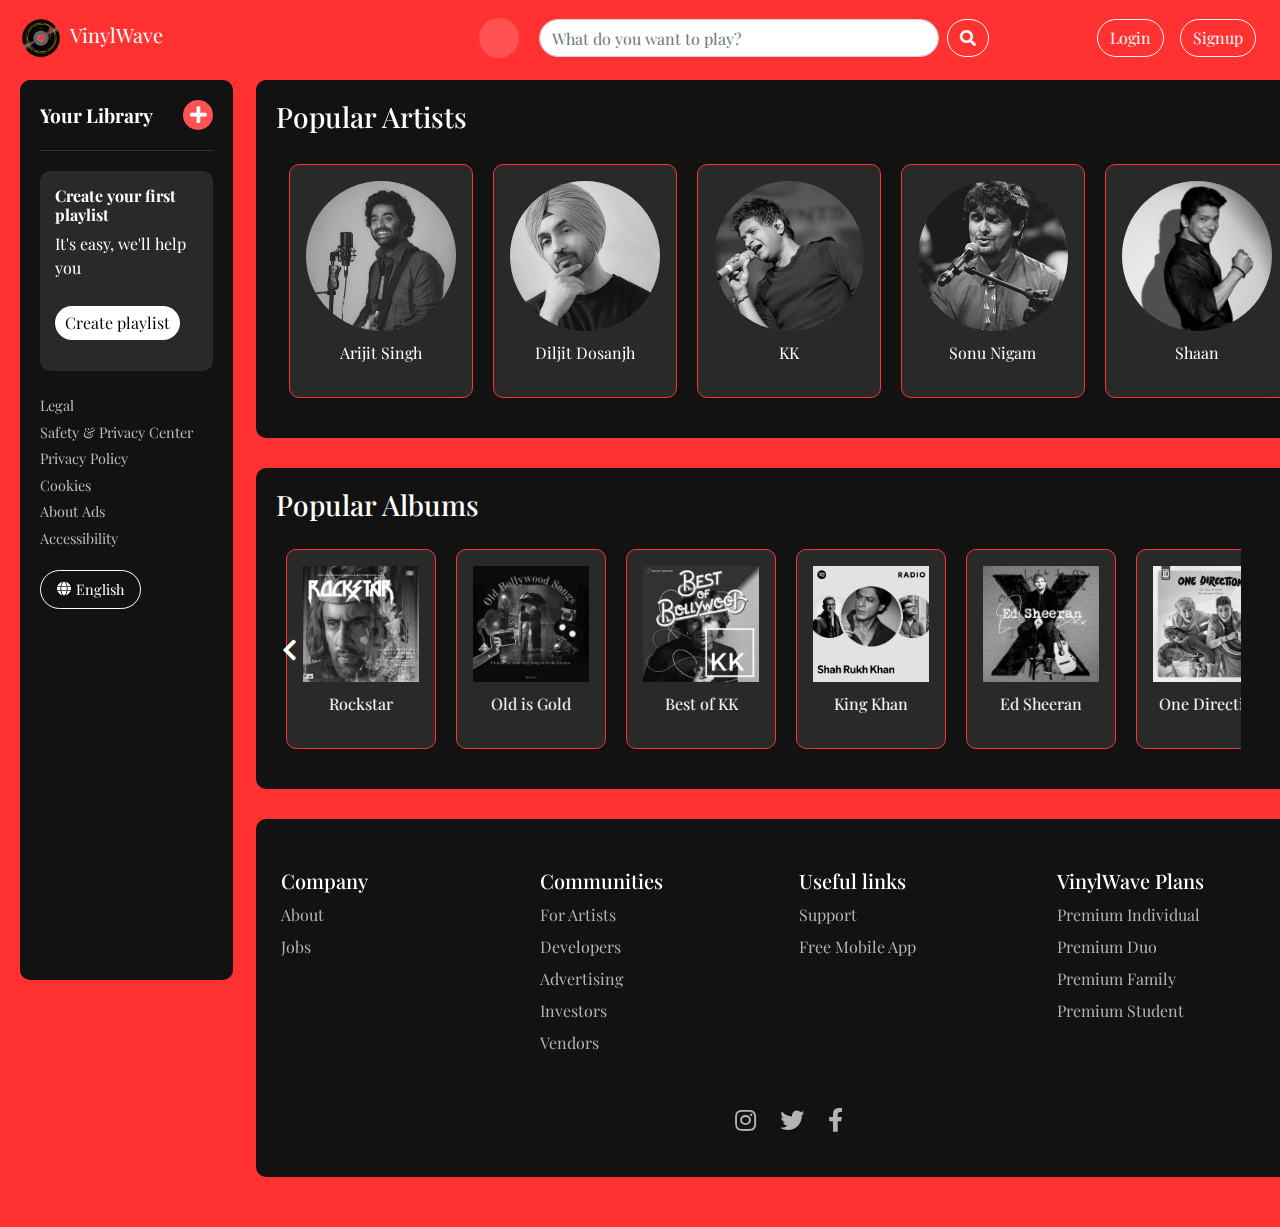
<file: index.html>
<!DOCTYPE html>
<html lang="en">

<head>
    <meta charset="UTF-8">
    <meta name="viewport" content="width=device-width, initial-scale=1.0">
    <title>VinylWave</title>
    <link rel="icon" href="assets/favicon.ico" type="image/x-icon">
    <link rel="stylesheet" href="https://cdnjs.cloudflare.com/ajax/libs/font-awesome/6.6.0/css/all.min.css"
        integrity="sha512-Kc323vGBEqzTmouAECnVceyQqyqdsSiqLQISBL29aUW4U/M7pSPA/gEUZQqv1cwx4OnYxTxve5UMg5GT6L4JJg=="
        crossorigin="anonymous" referrerpolicy="no-referrer" />
    <link rel="stylesheet" href="https://cdnjs.cloudflare.com/ajax/libs/font-awesome/6.0.0-beta3/css/all.min.css"
        integrity="sha384-k6RqeWeci5ZR/Lv4MR0sA0FfDOMa4Zt7fM6EJ59xvbh7Hg4DjTUtT6NsfmTw94c" crossorigin="anonymous">
    <link rel="stylesheet" href="https://stackpath.bootstrapcdn.com/bootstrap/4.5.2/css/bootstrap.min.css">
    <link rel="stylesheet" href="https://cdnjs.cloudflare.com/ajax/libs/font-awesome/5.15.4/css/all.min.css">
    <link rel="stylesheet" href="styles.css">
</head>

<body>
    <!-- Navbar Section -->
    <nav class="navbar navbar-expand-lg navbar-custom fixed-top">
        <a class="navbar-brand" href="#">
            <img src="assets/logo.png" class="logo" alt="Logo">
            VinylWave
        </a>
        <button class="navbar-toggler" type="button" data-toggle="collapse" data-target="#navbarNav"
            aria-controls="navbarNav" aria-expanded="false" aria-label="Toggle navigation">
            <span class="navbar-toggler-icon"></span>
        </button>
        <div class="collapse navbar-collapse" id="navbarNav">
            <ul class="navbar-nav mr-auto home-icon">
                <li class="nav-item">
                    <a class="nav-link" href="#"><i class="fa-solid fa-house"></i></a>
                </li>
            </ul>
            <form class="form-inline my-2 my-lg-0">
                <input class="form-control mr-sm-2 rounded-pill search" type="search"
                    placeholder="What do you want to play?" aria-label="Search">
                <button class="btn btn-outline-light rounded-pill my-2 my-sm-0" type="submit"><i
                        class="fas fa-search"></i></button>
            </form>
            <ul class="navbar-nav ml-auto">
                <li class="nav-item">
                    <a class="btn btn-outline-light rounded-pill mx-2" href="login.html">Login</a>
                </li>
                <li class="nav-item">
                    <a class="btn btn-outline-light rounded-pill mx-2" href="#">Signup</a>
                </li>
            </ul>
        </div>
    </nav>

    <!-- Main Layout -->
    <div class="container-fluid">
        <div class="row">
            <!-- Sidebar -->
            <div class="col-lg-2 col-md-3 sidebar fixed-sidebar">
                <div class="sidebar-header">
                    <span>Your Library</span>
                    <button class="plus"><i class="fas fa-plus"></i></button>
                </div>
                <div class="scrollable-section">
                    <div class="mb-3">
                        <h5>Create your first playlist</h5>
                        <p>It's easy, we'll help you</p>
                        <button class="btn-create">Create playlist</button>
                    </div>
                    <br>
                    <hr>
                    <br>
                    <div class="mb-3">
                        <h5>Let's find some podcasts to follow</h5>
                        <p>We'll keep you updated on new episodes</p>
                        <button class="btn-browse">Browse podcasts</button>
                    </div>
                </div>
                <div class="sidebar-footer mt-4">
                    <a href="#" class="footer-link">Legal</a>
                    <a href="#" class="footer-link">Safety & Privacy Center</a>
                    <a href="#" class="footer-link">Privacy Policy</a>
                    <a href="#" class="footer-link">Cookies</a>
                    <a href="#" class="footer-link">About Ads</a>
                    <a href="#" class="footer-link">Accessibility</a>
                    <button class="btn-language">
                        <i class="fas fa-globe"></i> English
                    </button>
                </div>
            </div>

            <!-- Main Content -->
            <div class="col-lg-10 col-md-9 main-content">
                <div class="popular-artists">
                    <h3>Popular Artists</h3>
                    <div class="artist-list d-flex flex-wrap justify-content-center">
                        <div class="artist text-center" onclick="showSongs('arijit')">
                            <img src="assets/arijit.jpeg" class="img-fluid" alt="Arijit">
                            <p>Arijit Singh</p>
                        </div>
                        <div class="artist text-center" onclick="showSongs('diljit')">
                            <img src="assets/Diljit.jpeg" class="img-fluid" alt="Diljit">
                            <p>Diljit Dosanjh</p>
                        </div>
                        <div class="artist text-center">
                            <img src="assets/KK.jpg" class="img-fluid" alt="KK">
                            <p>KK</p>
                        </div>
                        <div class="artist text-center">
                            <img src="assets/nigam.png" class="img-fluid" alt="Sonu">
                            <p>Sonu Nigam</p>
                        </div>
                        <div class="artist text-center">
                            <img src="assets/shaan.jpeg" class="img-fluid" alt="Shaan">
                            <p>Shaan</p>
                        </div>
                        <!-- Add more artist cards similarly -->
                    </div>
                </div>


                <div class="song-list" id="songList" style="display: none;">
                    <h3 id="artistName"></h3>
                    <ul id="songs"></ul>
                    <button class="close-btn" onclick="closeSongs()">Close</button>
                </div>


                <div class="col-lg-10 col-md-9 main-content">
                    <div class="popular-albums">
                        <h3>Popular Albums</h3>
                        <div class="album-scroll-container">
                            <button class="scroll-left">
                                <i class="fas fa-chevron-left"></i>
                            </button>
                            <div class="album-list-wrapper">
                                <div class="album-list d-flex">
                                    <div class="album text-center">
                                        <img src="assets/album1.jpeg" class="img-fluid" alt="Album 1">
                                        <p>Rockstar</p>
                                    </div>
                                    <div class="album text-center">
                                        <img src="assets/album2.png" class="img-fluid" alt="Album 2">
                                        <p>Old is Gold</p>
                                    </div>
                                    <div class="album text-center">
                                        <img src="assets/album3.jpeg" class="img-fluid" alt="Album 3">
                                        <p>Best of KK</p>
                                    </div>
                                    <div class="album text-center">
                                        <img src="assets/album4.jpg" class="img-fluid" alt="Album 4">
                                        <p>King Khan</p>
                                    </div>
                                    <div class="album text-center">
                                        <img src="assets/album5.jpg" class="img-fluid" alt="Album 5">
                                        <p>Ed Sheeran</p>
                                    </div>
                                    <div class="album text-center">
                                        <img src="assets/album6.jpeg" class="img-fluid" alt="Album 6">
                                        <p>One Direction</p>
                                    </div>
                                    <div class="album text-center">
                                        <img src="assets/album7.jpeg" class="img-fluid" alt="Album 7">
                                        <p>Taylor Swift</p>
                                    </div>
                                    <div class="album text-center">
                                        <img src="assets/album8.jpeg" class="img-fluid" alt="Album 8">
                                        <p>Coldplay</p>
                                    </div>
                                    <div class="album text-center">
                                        <img src="assets/album10.jpeg" class="img-fluid" alt="Album 9">
                                        <p>Best of Shankar</p>
                                    </div>
                                </div>
                            </div>
                            <button class="scroll-right">
                                <i class="fas fa-chevron-right"></i>
                            </button>
                        </div>
                    </div>
                </div>
                <footer class="footer">
                    <div class="container">
                        <div class="footer-content">
                            <div class="footer-section">
                                <h5>Company</h5>
                                <ul>
                                    <li><a href="AboutUs.html">About</a></li>
                                    <li><a href="#">Jobs</a></li>
                                </ul>
                            </div>
                            <div class="footer-section">
                                <h5>Communities</h5>
                                <ul>
                                    <li><a href="#">For Artists</a></li>
                                    <li><a href="#">Developers</a></li>
                                    <li><a href="#">Advertising</a></li>
                                    <li><a href="#">Investors</a></li>
                                    <li><a href="#">Vendors</a></li>
                                </ul>
                            </div>
                            <div class="footer-section">
                                <h5>Useful links</h5>
                                <ul>
                                    <li><a href="#">Support</a></li>
                                    <li><a href="#">Free Mobile App</a></li>
                                </ul>
                            </div>
                            <div class="footer-section">
                                <h5>VinylWave Plans</h5>
                                <ul>
                                    <li><a href="#">Premium Individual</a></li>
                                    <li><a href="#">Premium Duo</a></li>
                                    <li><a href="#">Premium Family</a></li>
                                    <li><a href="#">Premium Student</a></li>
                                </ul>
                            </div>
                        </div>
                        <div class="footer-social">
                            <a href="#" class="social-icon"><i class="fab fa-instagram"></i></a>
                            <a href="#" class="social-icon"><i class="fab fa-twitter"></i></a>
                            <a href="#" class="social-icon"><i class="fab fa-facebook-f"></i></a>
                        </div>
                    </div>
                </footer>

            </div>
        </div>
    </div>
    

    <!-- Scripts -->
    <script>
        const albumList = document.querySelector('.album-list');
        const scrollRightButton = document.querySelector('.scroll-right');
        const scrollLeftButton = document.querySelector('.scroll-left');

        scrollRightButton.addEventListener('click', () => {
            albumList.scrollBy({ left: 300, behavior: 'smooth' });
        });

        scrollLeftButton.addEventListener('click', () => {
            albumList.scrollBy({ left: -300, behavior: 'smooth' });
        });
    </script>
    <script>
        const artists = {
        diljit: {
            name: "Diljit Dosanjh",
            songs: [
                "Do you know",
                "Laembadgini",
                "Panga",
                "Shadaa",
                "Lover"
            ]
        },
        arijit: {
            name: "Arijit Singh",
            songs: [
                "Tum Hi Ho",
                "Channa Mereya",
                "Ae Mere Humsafar",
                "Kabira",
                "Raabta"
            ]
        }
    };

    function showSongs(artistKey) {
        const artist = artists[artistKey];
        document.getElementById('artistName').innerText = artist.name;
        const songList = document.getElementById('songs');
        songList.innerHTML = ''; // Clear previous songs

        artist.songs.forEach(song => {
            const li = document.createElement('li');
            li.className = "song-item";

            li.innerHTML = `
                <span class="song-title">${song}</span>
                <div class="song-buttons">
                    <button class="play-btn" aria-label="Play ${song}">
                        <i class="fas fa-play"></i>
                    </button>
                    <button class="fav-btn" aria-label="Add ${song} to favorites">
                        <i class="fas fa-star"></i>
                    </button>
                </div>
            `;
            songList.appendChild(li);
        });

        document.getElementById('songList').style.display = 'block';
    }

    function closeSongs() {
        document.getElementById('songList').style.display = 'none';
    }
    </script>



    <script src="https://code.jquery.com/jquery-3.5.1.slim.min.js"></script>
    <script src="https://cdn.jsdelivr.net/npm/@popperjs/core@2.5.2/dist/umd/popper.min.js"></script>
    <script src="https://stackpath.bootstrapcdn.com/bootstrap/4.5.2/js/bootstrap.min.js"></script>
</body>

</html>
</file>
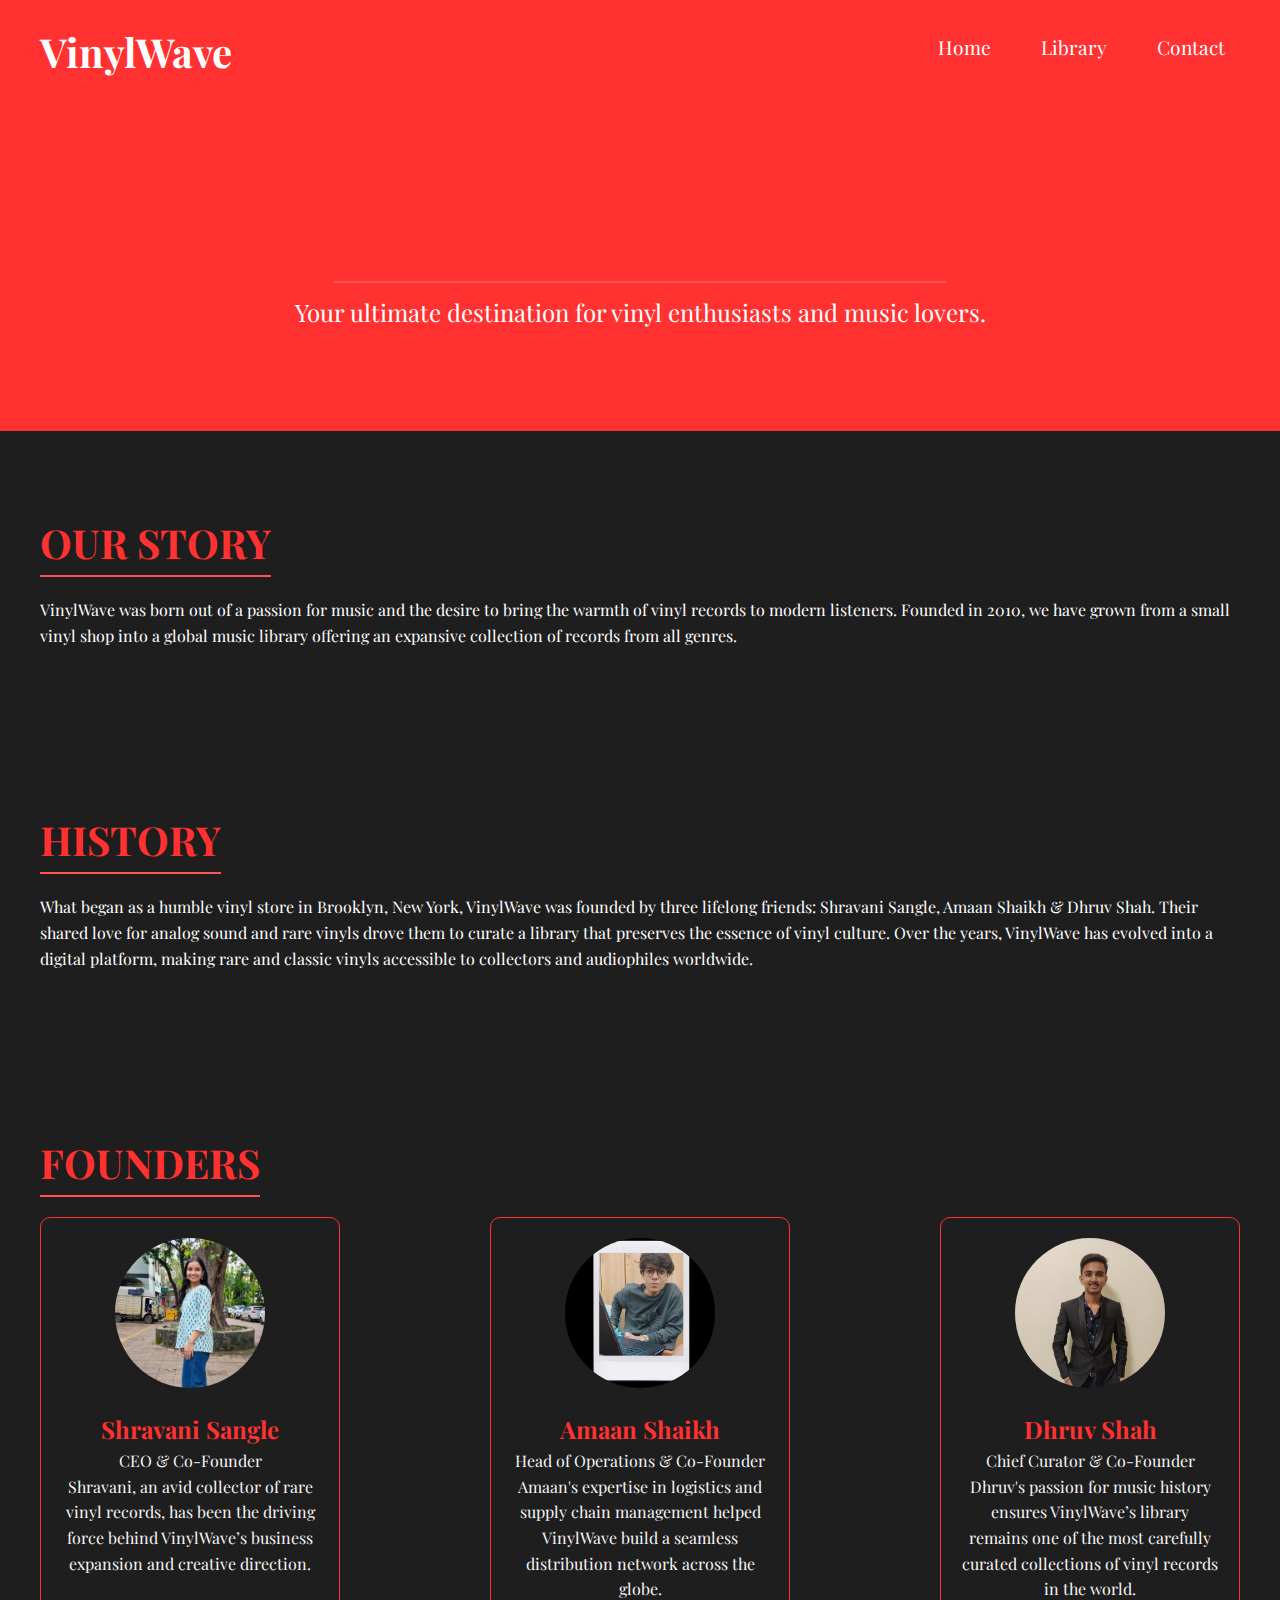
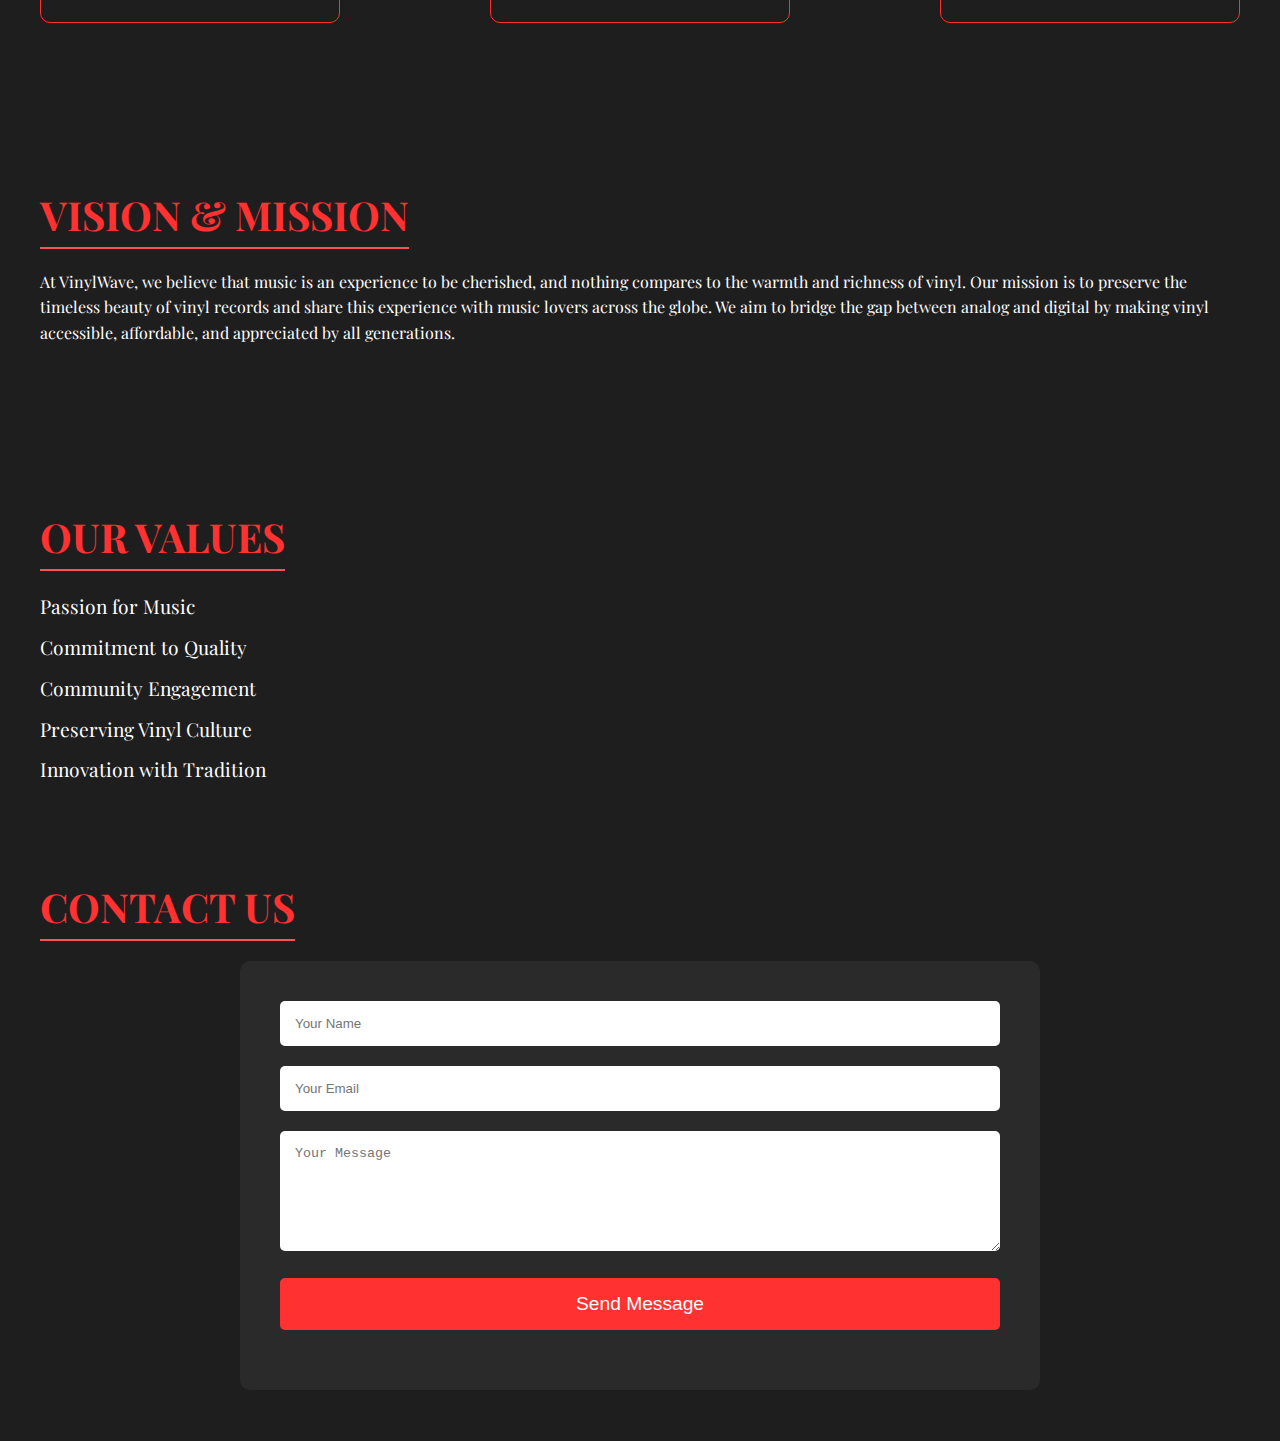
<file: AboutUs.html>
<!DOCTYPE html>
<html lang="en">

<head>
    <meta charset="UTF-8">
    <meta name="viewport" content="width=device-width, initial-scale=1.0">
    <meta http-equiv="X-UA-Compatible" content="ie=edge">
    <title>About Us - VinylWave</title>
    <style>
        @import url('https://fonts.googleapis.com/css2?family=Playfair+Display:ital,wght@0,400..900;1,400..900&display=swap');

        * {
            margin: 0;
            padding: 0;
            box-sizing: border-box;
        }

        body {
            font-family: 'Playfair Display', serif;
            background-color: #1e1e1e;
            color: #fff;
            line-height: 1.6;
        }

        .header {
            display: flex;
            justify-content: space-between;
            align-items: center;
            padding: 20px 40px;
            background-color: #ff3131;
        }

        .logo h1 {
            font-size: 2.5rem;
            color: #fff;
        }

        .logo h1 span {
            color: #ff5252;
        }

        .nav ul {
            list-style: none;
            display: flex;
        }

        .nav ul li {
            margin-left: 20px;
        }

        .nav ul li a {
            text-decoration: none;
            color: #fff;
            font-size: 1.2rem;
            padding: 10px 15px;
        }

        .nav ul li a:hover {
            background-color: #ff5252;
            border-radius: 5px;
        }

        .hero {
            background-color: #ff3131;
            padding: 100px 40px;
            text-align: center;
            color: #fff;
        }

        .hero h2 {
            font-size: 3rem;
            margin-bottom: 10px;
        }

        .hero p {
            font-size: 1.5rem;
        }

        .about,
        .history,
        .founders,
        .vision,
        .values {
            padding: 80px 40px;
            background-color: #1e1e1e;
            color: #fff;
        }

        .container {
            max-width: 1200px;
            margin: 0 auto;
        }

        h2 {
            font-size: 2.5rem;
            color: #ff3131;
            margin-bottom: 20px;
            text-transform: uppercase;
            border-bottom: 2px solid #ff5252;
            display: inline-block;
        }

        .founder-grid {
            display: flex;
            justify-content: space-between;
        }

        .founder-card {
            background-color: #1e1e1e;
            text-align: center;
            padding: 20px;
            border: 1px solid #ff3131;
            border-radius: 10px;
            max-width: 300px;
        }

        .founder-card img {
            width: 150px;
            border-radius: 50%;
            margin-bottom: 15px;
        }

        .founder-card h3 {
            font-size: 1.5rem;
            color: #ff3131;
        }

        .founder-card p {
            color: #f5f5f5;
        }

        ul {
            list-style: none;
        }

        ul li {
            font-size: 1.2rem;
            margin-bottom: 10px;
        }

        .contact-form {
            background-color: #2a2a2a;
            padding: 40px;
            border-radius: 10px;
            max-width: 800px;
            margin: 0 auto;
        }

        .contact-form input,
        .contact-form textarea {
            width: 100%;
            padding: 15px;
            margin-bottom: 20px;
            border: none;
            border-radius: 5px;
        }

        .contact-form input[type="submit"] {
            background-color: #ff3131;
            color: #fff;
            cursor: pointer;
            font-size: 1.2rem;
            transition: background-color 0.3s ease;
        }

        .contact-form input[type="submit"]:hover {
            background-color: #ff5252;
        }
    </style>
</head>

<body>
    <header class="header">
        <div class="logo">
            <h1>VinylWave</h1>
        </div>
        <nav class="nav">
            <ul>
                <li><a href="index.html">Home</a></li>
                <li><a href="index.html">Library</a></li>
                <li><a href="#contact-us">Contact</a></li>
            </ul>
        </nav>
    </header>

    <section class="hero">
        <div class="hero-content">
            <h2>Welcome to VinylWave</h2>
            <p>Your ultimate destination for vinyl enthusiasts and music lovers.</p>
        </div>
    </section>

    <section class="about">
        <div class="container">
            <h2>Our Story</h2>
            <p>
                VinylWave was born out of a passion for music and the desire to bring the warmth of vinyl records to
                modern listeners. Founded in 2010, we have grown from a small vinyl shop into a global music library
                offering an expansive collection of records from all genres.
            </p>
        </div>
    </section>

    <section class="history">
        <div class="container">
            <h2>History</h2>
            <p>
                What began as a humble vinyl store in Brooklyn, New York, VinylWave was founded by three lifelong
                friends: Shravani Sangle, Amaan Shaikh & Dhruv Shah. Their shared love for analog sound and rare vinyls
                drove them to curate a library that preserves the essence of vinyl culture. Over the years, VinylWave
                has evolved into a digital platform, making rare and classic vinyls accessible to collectors and
                audiophiles worldwide.
            </p>
        </div>
    </section>

    <section class="founders">
        <div class="container">
            <h2>Founders</h2>
            <div class="founder-grid">
                <div class="founder-card">
                    <img src="assets/shravani.jpeg">
                    <h3>Shravani Sangle</h3>
                    <p>CEO & Co-Founder</p>
                    <p>Shravani, an avid collector of rare vinyl records, has been the driving force behind VinylWave’s
                        business expansion and creative direction.</p>
                </div>
                <div class="founder-card">
                    <img src="assets/amaan (1).jpeg">
                    <h3>Amaan Shaikh</h3>
                    <p>Head of Operations & Co-Founder</p>
                    <p>Amaan's expertise in logistics and supply chain management helped VinylWave build a seamless
                        distribution network across the globe.</p>
                </div>
                <div class="founder-card">
                    <img src="assets/dhruv.jpg">
                    <h3>Dhruv Shah</h3>
                    <p>Chief Curator & Co-Founder</p>
                    <p>Dhruv's passion for music history ensures VinylWave’s library remains one of the most carefully
                        curated collections of vinyl records in the world.</p>
                </div>
            </div>
        </div>
    </section>

    <section class="vision">
        <div class="container">
            <h2>Vision & Mission</h2>
            <p>
                At VinylWave, we believe that music is an experience to be cherished, and nothing compares to the warmth
                and richness of vinyl. Our mission is to preserve the timeless beauty of vinyl records and share this
                experience with music lovers across the globe. We aim to bridge the gap between analog and digital by
                making vinyl accessible, affordable, and appreciated by all generations.
            </p>
        </div>
    </section>

    <section class="values">
        <div class="container">
            <h2>Our Values</h2>
            <ul>
                <li>Passion for Music</li>
                <li>Commitment to Quality</li>
                <li>Community Engagement</li>
                <li>Preserving Vinyl Culture</li>
                <li>Innovation with Tradition</li>
            </ul>
        </div>
    </section>

    <section id="contact-us" class="contact">
        <div class="container">
            <h2>Contact Us</h2>
            <form class="contact-form">
                <input type="text" name="name" placeholder="Your Name" required>
                <input type="email" name="email" placeholder="Your Email" required>
                <textarea name="message" rows="6" placeholder="Your Message" required></textarea>
                <input type="submit" value="Send Message">
            </form>
        </div>
    </section>
    <br>
    <br>
</body>

</html>
</file>
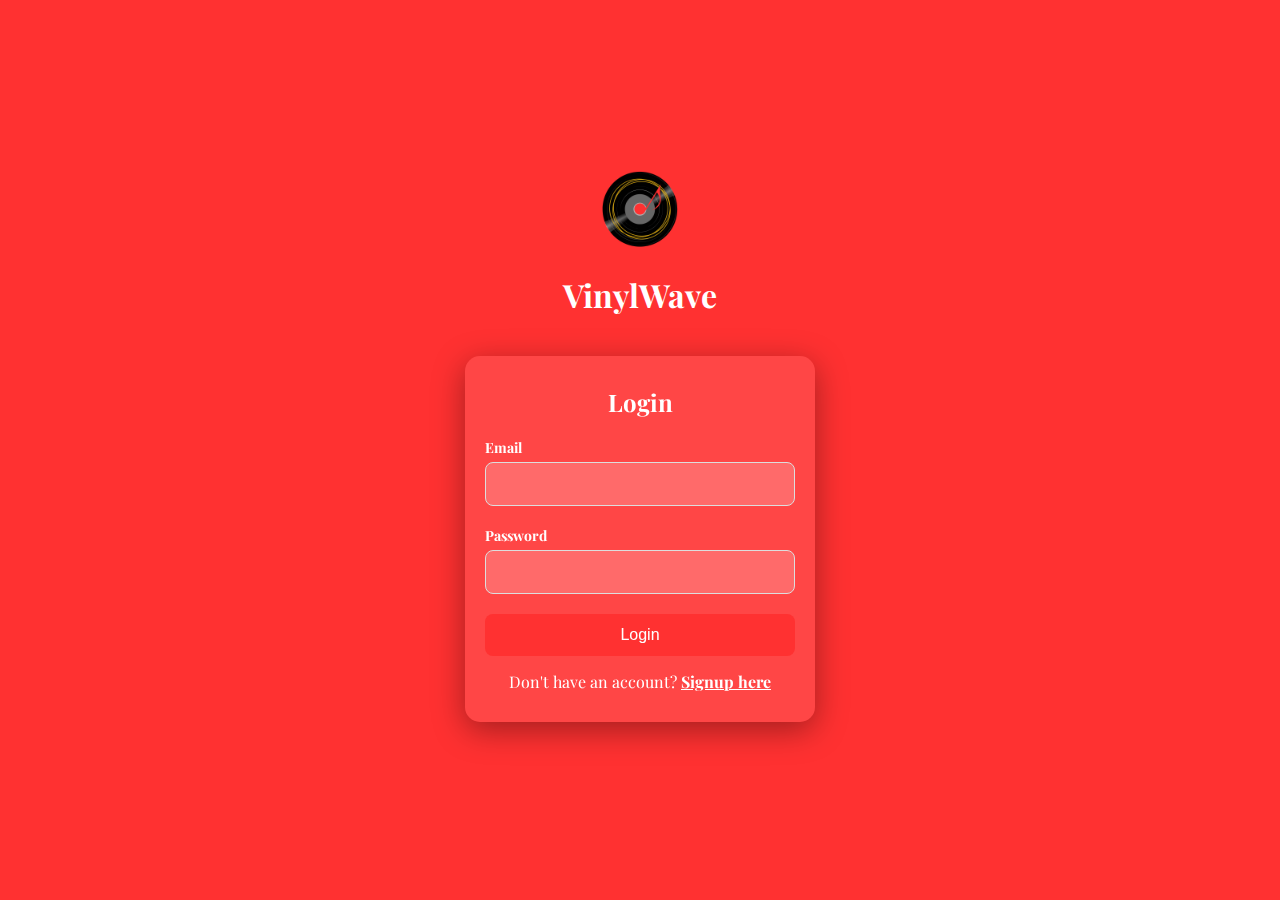
<file: login.html>
<!DOCTYPE html>
<html lang="en">

<head>
    <meta charset="UTF-8">
    <meta name="viewport" content="width=device-width, initial-scale=1.0">
    <title>Login & Signup</title>
    <link rel="stylesheet" href="login.css">
    <link rel="icon" href="assets/favicon.ico" type="image/x-icon">
    <script src="script.js" defer></script>
</head>

<body>
    <div class="container">
        <!-- Company Logo and Name -->
        <div class="brand-section">
            <img src="assets/logo.png" alt="Company Logo" class="logo">
            <h1 class="company-name">VinylWave</h1>
        </div>

        <!-- Login Form -->
        <div class="form-container" id="login-container">
            <h2>Login</h2>
            <form id="loginForm" onsubmit="return validateLogin()">
                <div class="input-group">
                    <label for="loginEmail">Email</label>
                    <input type="email" id="loginEmail" name="loginEmail" required>
                    <span class="error" id="loginEmailError"></span>
                </div>
                <div class="input-group">
                    <label for="loginPassword">Password</label>
                    <input type="password" id="loginPassword" name="loginPassword" required>
                    <span class="error" id="loginPasswordError"></span>
                </div>
                <button type="submit" class="btn">Login</button>
                <p>Don't have an account? <span class="toggle-form" onclick="toggleForm()">Signup here</span></p>
            </form>
        </div>

        <!-- Signup Form -->
        <div class="form-container" id="signup-container">
            <h2>Signup</h2>
            <form id="signupForm" onsubmit="return validateSignup()">
                <div class="input-group">
                    <label for="signupEmail">Email</label>
                    <input type="email" id="signupEmail" name="signupEmail" required>
                    <span class="error" id="signupEmailError"></span>
                </div>
                <div class="input-group">
                    <label for="signupPassword">Password</label>
                    <input type="password" id="signupPassword" name="signupPassword" required>
                    <span class="error" id="signupPasswordError"></span>
                </div>
                <div class="input-group">
                    <label for="confirmPassword">Confirm Password</label>
                    <input type="password" id="confirmPassword" name="confirmPassword" required>
                    <span class="error" id="confirmPasswordError"></span>
                </div>
                <button type="submit" class="btn">Signup</button>
                <p>Already have an account? <span class="toggle-form" onclick="toggleForm()">Login here</span></p>
            </form>
        </div>
    </div>
</body>

</html>
</file>
<file: styles.css>
@import url('https://fonts.googleapis.com/css2?family=Playfair+Display:ital,wght@0,400..900;1,400..900&display=swap');

body {
    padding-top: 80px;
    padding-left: 20%;
    font-family: 'Playfair Display', serif;
    color: white;
    background-color: #ff3131;
}

.navbar-custom {
    background-color: #ff3131;
}

.navbar-custom .navbar-brand, .navbar-custom .nav-link {
    color: white;
}

.logo {
    width: 50px;
    height: 50px;
}

.home-icon {
    margin-left: 300px !important;
    margin-right: 20px !important;
    display: flex;
    justify-content: center;
    align-items: center;
    width: 40px;
    height: 40px;
    background-color: #ff5252;
    border-radius: 50%;
    color: #FFFFFF; 
    border: none;
    cursor: pointer;
    transition: background-color 0.3s;
    outline: none;
}

.home-icon:hover {
    background-color: #ff5252;
    transform: scale(1.1);
}

.search {
    width: 400px !important;
}

.sidebar {
    margin-left: 20px;
    margin-top: 20px;
    background-color: #121212 !important;
    padding: 20px;
    color: white;
    border-radius: 10px;
    box-sizing: border-box;
}

.fixed-sidebar {
    position: fixed;
    top: 60px; /* This should be the same as the height of your navbar */
    left: 0;
    width: 20%; /* Adjust width based on your layout */
    height: 100%;
    background-color: #1e1e1e; /* Your sidebar background color */
    overflow-y: auto; /* Allows the sidebar to scroll if the content overflows */
    padding: 20px;
    box-sizing: border-box;
}

.sidebar-header {
    font-weight: bold;
    font-size: 1.2rem;
    display: flex;
    justify-content: space-between;
    align-items: center;
    padding-bottom: 20px;
    border-bottom: 1px solid #333;
}

.sidebar .plus {
    display: flex;
    justify-content: center;
    align-items: center;
    width: 30px;
    height: 30px;
    background-color: #ff5252;
    border-radius: 50%;
    color: white;
    border: none;
    cursor: pointer;
    transition: background-color 0.3s;
    outline: none;
}

.sidebar .plus:hover{
    background-color: #ff5252;
    transform: scale(1.1);
}


.btn-create,
.btn-browse{
    background-color: white;
    color: black;
    border-radius: 20px;
    padding: 5px 10px;
    border: none;
    margin-top: 10px;
    cursor: pointer;
}

.scrollable-section {
    background-color: #292929;
    padding: 15px;
    margin-top: 20px;
    border-radius: 10px;
    max-height: 200px;
    overflow-y: auto;
}

.scrollable-section h5 {
    font-size: 1rem;
    font-weight: bold;
}

.scrollable-section hr {
    background-color: #bbb;
}

.sidebar-footer {
    margin-top: auto;
    font-size: 0.9rem;
}

.footer-link {
    color: #bbb;
    display: block;
    margin-bottom: 5px;
    text-decoration: none;
}

.footer-link:hover {
    color: white;
}

.btn-language {
    background-color: transparent;
    border: 1px solid white;
    border-radius: 50px;
    color: white;
    padding: 8px 16px;
    display: flex;
    align-items: center;
    margin-top: 20px;
    cursor: pointer;
}

.btn-language i {
    margin-right: 5px;
}

.main-content {
    margin: 0;
    padding: 0;
}

.popular-artists {
    width: 1065px;
    padding: 20px 20px;
    margin: 0;
    background-color: #121212;
    border-radius: 10px;
}

.artist-list {
    margin-top: 30px !important;
    margin-bottom: 20px;
    display: flex;
    gap: 20px;
    flex-wrap: wrap;
}

.artist {
    border: 1px solid #ff3131;
    border-radius: 10px;
    text-align: center;
    background-color: #292929;
    padding: 16px;
    cursor: pointer;
}

.artist img {
    width: 150px;
    height: 150px;
    border-radius: 50%;
    filter: grayscale(100%);
}

.artist img:hover {
    filter: grayscale(0%);
}

.artist p {
    margin-top: 10px;
    color: #fff;
}

.song-list {
    margin-top: 20px;
    padding: 20px;
    background-color: #292929;
    border-radius: 10px;
}

.song-list h3 {
    color: #fff;
}

.song-list ul {
    list-style: none;
    padding: 0;
    color: #fff;
}

.song-list li {
    display: flex;
    justify-content: space-between;
    align-items: center;
    padding: 10px;
    border-bottom: 1px solid #444;
}

.song-list li:last-child {
    border-bottom: none; /* Remove border for last item */
}

.song-title {
    flex: 1;
    margin-right: 10px;
}

.song-buttons {
    display: flex;
    gap: 10px;
}

.play-btn,
.fav-btn {
    background-color: transparent;
    border: none;
    color: #fff;
    cursor: pointer;
    font-size: 20px;
    transition: color 0.3s;
}

.play-btn:hover,
.fav-btn:hover {
    color: #ff5252; /* Change color on hover */
}

.close-btn {
    background-color: #ff5252;
    color: white;
    border: none;
    padding: 10px;
    border-radius: 5px;
    cursor: pointer;
    margin-top: 10px;
}

.close-btn:hover {
    background-color: #ff3131;
}

.popular-albums {
    margin-top: 30px;
    width: 1065px;
    padding: 20px;
    background-color: #121212;
    border-radius: 10px;
    position: relative;
}

.album-scroll-container {
    display: flex;
    align-items: center;
    position: relative;
}

.album-list-wrapper {
    overflow-x: hidden;
    width: calc(100% - 60px); /* Leave space for scroll arrows */
    padding: 0 10px;
}

.album-list {
    margin-top: 20px !important;
    margin-bottom: 20px;
    display: flex;
    gap: 20px;
    transition: transform 0.3s ease-in-out;
}

.album {
    border: 1px solid #ff3131;
    min-width: 150px;
    text-align: center;
    background-color: #292929;
    padding: 16px;
    border-radius: 10px;
    cursor: pointer;
}

.album img {
    /* width: 150px;
    height: 150px; */
    filter: grayscale(100%);
}

.album img:hover {
    filter: grayscale(0%);
}

.album p {
    margin-top: 10px;
    color: white;
}

/* Scroll Buttons */
.scroll-left, .scroll-right {
    background-color: transparent;
    border: none;
    color: white;
    font-size: 24px;
    cursor: pointer;
    position: absolute;
    top: 50%;
    transform: translateY(-50%);
    z-index: 10;
}

.scroll-left {
    left: 0;
}

.scroll-right {
    right: 0;
}

.scroll-left:hover, .scroll-right:hover {
    color: #ff5252;
}

.footer {
    margin-top: 30px;
    width: 1065px;
    background-color: #121212;
    color: #B3B3B3;
    padding: 40px 0;
    margin-bottom: 50px;
    border-radius: 10px;
}

.footer-content {
    display: flex;
    justify-content: space-around;
    flex-wrap: wrap;
    margin-bottom: 20px;
}

.footer-section {
    flex: 1;
    min-width: 200px;
    margin: 10px;
}

.footer-section h5 {
    color: #FFFFFF;
    margin-bottom: 10px;
}

.footer-section ul {
    list-style: none;
    padding: 0;
}

.footer-section ul li {
    margin-bottom: 8px;
}

.footer-section a {
    color: #B3B3B3;
    text-decoration: none;
}

.footer-section a:hover {
    text-decoration: underline;
}

.footer-social {
    text-align: center;
}

.social-icon {
    color: #B3B3B3;
    margin: 0 10px;
    font-size: 24px;
    text-decoration: none;
}

.social-icon:hover {
    color: #FFFFFF;
}

@media (max-width: 768px) { 
    .navbar-custom {
        padding: 10px 20px;
        font-size: 0.9rem;
    }

    .navbar-brand {
        font-size: 1.2rem;
    }

    .search {
        width: 70% !important;
    }

    .sidebar {
        display: none; 
    }

    .main-content {
        width: 100%;
        padding: 20px;
        margin-left: 0;
    }

    .artist-list, .album-list {
        flex-direction: column;
        align-items: center; 
        gap: 10px; 
    }

    .artist img, .album img {
        width: 120px;
        height: 120px;
    }

    .footer {
        padding: 20px;
    }

    .footer-content {
        flex-direction: column;
        text-align: center;
    }
}

@media (max-width: 576px) { 
    .navbar-custom {
        padding: 5px 10px;
    }

    .navbar-toggler-icon {
        font-size: 1.2rem;
    }

    .search {
        width: 90% !important;
        margin-top: 10px;
    }

    .main-content {
        padding: 10px;
    }

    .artist img, .album img {
        width: 100px;
        height: 100px;
    }

    .scroll-left, .scroll-right {
        display: none; 
    }

    .footer {
        padding: 15px;
    }

    .footer-content {
        text-align: center;
    }

    .footer-section {
        margin-bottom: 10px;
    }

    .close-btn {
        width: 100%;
        margin-top: 10px;
    }
}
</file>
<file: login.css>
@import url('https://fonts.googleapis.com/css2?family=Playfair+Display:ital,wght@0,400..900;1,400..900&display=swap');


* {
    margin: 0;
    padding: 0;
    box-sizing: border-box;
}

body {
    font-family: 'Playfair Display', serif;
    background-color: #ff3131;
    height: 100vh;
    display: flex;
    justify-content: center;
    align-items: center;
    overflow: hidden;
    color: #fff;
    /* background: linear-gradient(145deg, #ff3131, #ff5252); */
}

.overlay {
    position: absolute;
    top: 0;
    left: 0;
    width: 100%;
    height: 100%;
    background: rgba(255, 255, 255, 0.1);
    backdrop-filter: blur(10px);
    z-index: -1;
}

.container {
    display: flex;
    flex-direction: column;
    align-items: center;
    width: 350px;
}

/* Brand section for logo and company name */
.brand-section {
    text-align: center;
    margin-bottom: 40px;
}

.logo {
    width: 100px;
    height: 100px;
    margin-bottom: 10px;
}

.company-name {
    font-size: 32px;
    color: #fff;
    font-weight: bold;
}

/* Glassmorphism effect for forms */
.form-container {
    background: rgba(255, 255, 255, 0.1);
    backdrop-filter: blur(10px);
    padding: 30px 20px;
    border-radius: 15px;
    box-shadow: 0 8px 32px rgba(0, 0, 0, 0.37);
    width: 100%;
    margin-bottom: 20px;
    transition: transform 0.3s;
}

.form-container:hover {
    transform: translateY(-5px);
}

h2 {
    text-align: center;
    margin-bottom: 20px;
    color: #fff;
}

.input-group {
    margin-bottom: 20px;
    display: flex;
    flex-direction: column;
    position: relative;
}

#signup-container {
    display: none; /* Hide signup form by default */
}

label {
    margin-bottom: 5px;
    font-weight: bold;
    font-size: 14px;
    color: #fff;
}

input {
    padding: 12px;
    border: 1px solid #ddd;
    border-radius: 8px;
    font-size: 16px;
    background-color: rgba(255, 255, 255, 0.2);
    color: #fff;
    outline: none;
    transition: background-color 0.3s, border-color 0.3s;
}

input:focus {
    background-color: rgba(255, 255, 255, 0.3);
    border-color: #ff3131;
}

button {
    width: 100%;
    padding: 12px;
    background-color: #ff3131;
    color: white;
    border: none;
    border-radius: 8px;
    font-size: 16px;
    cursor: pointer;
    transition: background-color 0.3s, transform 0.3s;
}

button:hover {
    background-color: #ff1f1f;
    transform: scale(1.05);
}

p {
    text-align: center;
    margin-top: 15px;
    color: #fff;
}

span.toggle-form {
    color: #fff;
    cursor: pointer;
    font-weight: bold;
    text-decoration: underline;
}

.error {
    color: #ff3131;
    font-size: 14px;
    position: absolute;
    top: 100%;
    left: 0;
    margin-top: 5px;
}

/* Responsive adjustments */
@media (max-width: 400px) {
    .container {
        width: 100%;
    }

    .form-container {
        padding: 20px 15px;
    }

    .brand-section {
        margin-bottom: 30px;
    }
}
</file>
